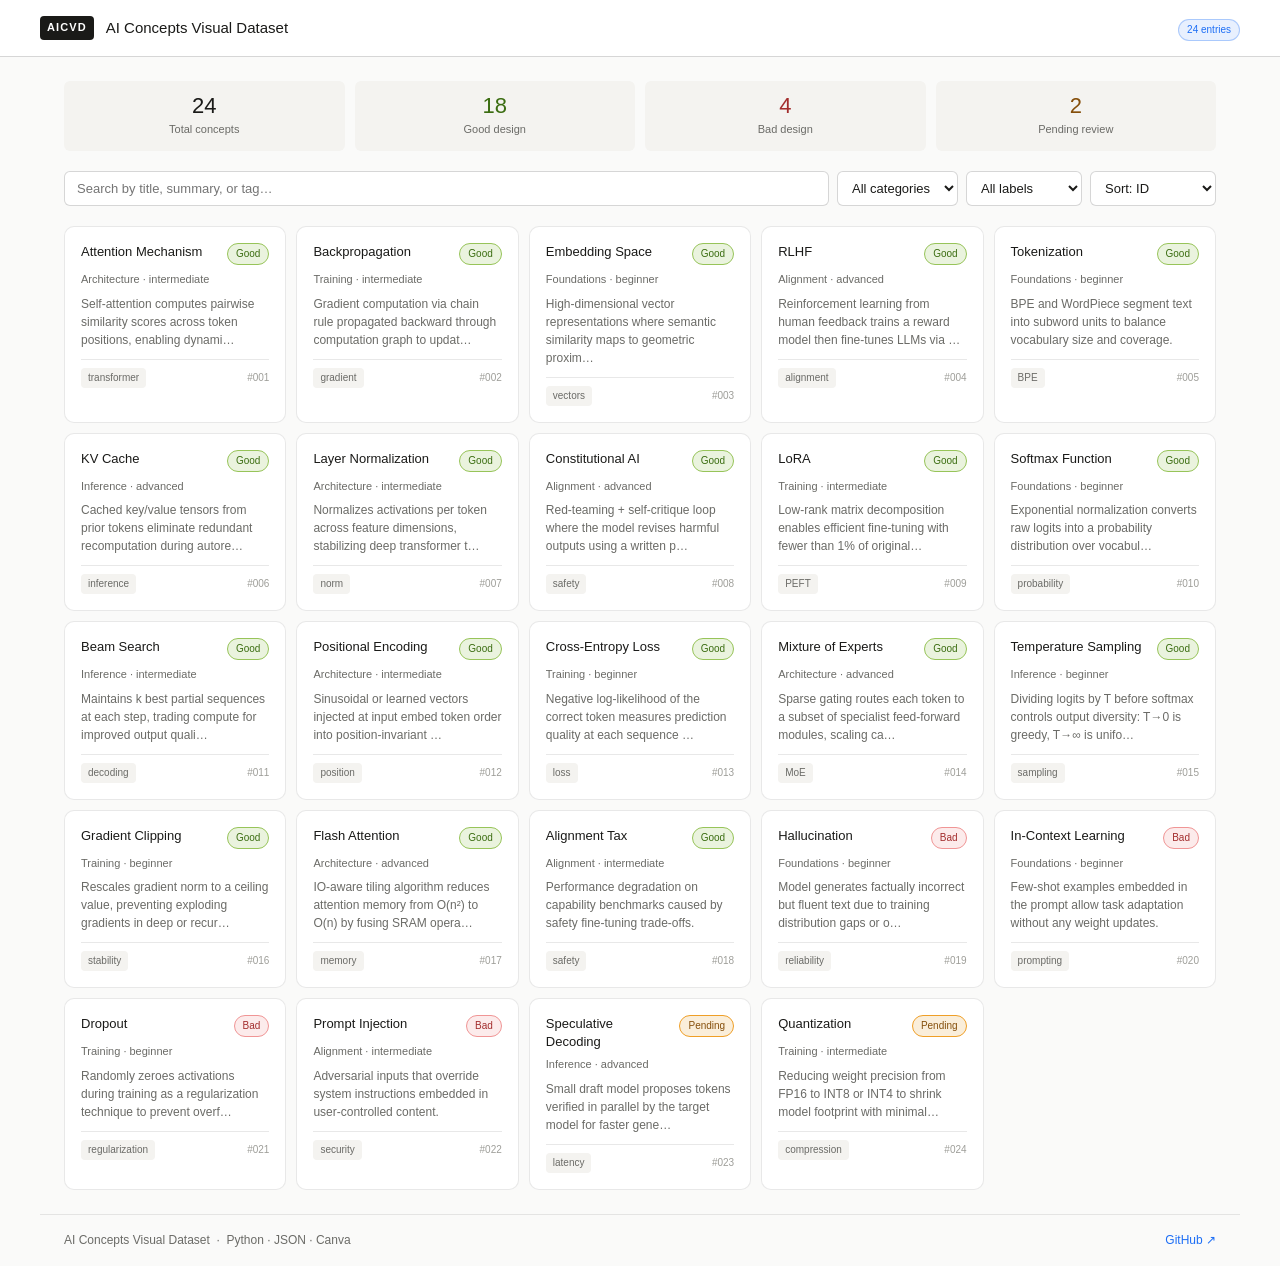
<file: frontend/index.html>
<!DOCTYPE html>
<html lang="en">
<head>
  <meta charset="UTF-8" />
  <meta name="viewport" content="width=device-width, initial-scale=1.0" />
  <title>AI Concepts Visual Dataset</title>
  <link rel="stylesheet" href="css/style.css" />
</head>
<body>
  <header class="header">
    <div class="header-inner">
      <div class="header-left">
        <span class="logo">AICVD</span>
        <h1>AI Concepts Visual Dataset</h1>
      </div>
      <div class="header-right">
        <span class="badge badge-info" id="count-badge">24 entries</span>
      </div>
    </div>
  </header>

  <main class="main">
    <section class="stats-row" id="stats-row"></section>

    <section class="toolbar">
      <input type="text" id="search" placeholder="Search by title, summary, or tag…" autocomplete="off" />
      <select id="cat-filter">
        <option value="">All categories</option>
        <option value="Foundations">Foundations</option>
        <option value="Architecture">Architecture</option>
        <option value="Training">Training</option>
        <option value="Alignment">Alignment</option>
        <option value="Inference">Inference</option>
      </select>
      <select id="label-filter">
        <option value="">All labels</option>
        <option value="good">Good design</option>
        <option value="bad">Bad design</option>
        <option value="pending">Pending</option>
      </select>
      <select id="sort-by">
        <option value="id">Sort: ID</option>
        <option value="title">Sort: Title A–Z</option>
        <option value="category">Sort: Category</option>
      </select>
    </section>

    <section class="grid" id="grid"></section>

    <aside class="detail-panel" id="detail-panel" aria-hidden="true">
      <div class="detail-inner" id="detail-inner"></div>
    </aside>
  </main>

  <footer class="footer">
    <span>AI Concepts Visual Dataset &nbsp;·&nbsp; Python · JSON · Canva</span>
    <a href="https://github.com" target="_blank" rel="noopener">GitHub ↗</a>
  </footer>

  <script src="js/data.js"></script>
  <script src="js/app.js"></script>
</body>
</html>
</file>
<file: frontend/css/style.css>
/* ---- Reset & Base ---- */
*, *::before, *::after { box-sizing: border-box; margin: 0; padding: 0; }

:root {
  --bg: #fafaf9;
  --surface: #ffffff;
  --surface2: #f4f3f0;
  --border: rgba(0,0,0,0.09);
  --border-md: rgba(0,0,0,0.16);
  --text: #1a1a18;
  --text-muted: #6b6b67;
  --text-hint: #9e9e99;
  --accent: #1d6ef5;
  --accent-soft: #e8f0fe;
  --good: #3b6d11;
  --good-bg: #eaf3de;
  --good-border: #97c459;
  --bad: #a32d2d;
  --bad-bg: #fcebeb;
  --bad-border: #f09595;
  --pending: #854f0b;
  --pending-bg: #faeeda;
  --pending-border: #ef9f27;
  --radius: 10px;
  --radius-sm: 6px;
  --shadow: 0 1px 4px rgba(0,0,0,0.06), 0 0 0 0.5px var(--border);
}

@media (prefers-color-scheme: dark) {
  :root {
    --bg: #111110;
    --surface: #1c1c1a;
    --surface2: #242422;
    --border: rgba(255,255,255,0.09);
    --border-md: rgba(255,255,255,0.16);
    --text: #f0efe8;
    --text-muted: #9a9a95;
    --text-hint: #666661;
    --accent-soft: #1a2d54;
    --shadow: 0 1px 4px rgba(0,0,0,0.3), 0 0 0 0.5px var(--border);
  }
}

html { font-size: 16px; }
body {
  font-family: -apple-system, 'SF Pro Text', 'Segoe UI', sans-serif;
  background: var(--bg);
  color: var(--text);
  line-height: 1.6;
  min-height: 100vh;
  display: flex;
  flex-direction: column;
}

/* ---- Header ---- */
.header {
  position: sticky;
  top: 0;
  z-index: 100;
  background: var(--surface);
  border-bottom: 0.5px solid var(--border-md);
  padding: 0 1.5rem;
}
.header-inner {
  max-width: 1200px;
  margin: 0 auto;
  display: flex;
  align-items: center;
  justify-content: space-between;
  height: 56px;
}
.header-left { display: flex; align-items: center; gap: 12px; }
.logo {
  font-size: 11px;
  font-weight: 600;
  letter-spacing: 0.1em;
  background: var(--text);
  color: var(--surface);
  padding: 3px 7px;
  border-radius: 4px;
}
.header h1 { font-size: 15px; font-weight: 500; }

/* ---- Main Layout ---- */
.main {
  flex: 1;
  max-width: 1200px;
  margin: 0 auto;
  width: 100%;
  padding: 1.5rem;
}

/* ---- Stats Row ---- */
.stats-row {
  display: grid;
  grid-template-columns: repeat(4, 1fr);
  gap: 10px;
  margin-bottom: 1.25rem;
}
.stat-card {
  background: var(--surface2);
  border-radius: var(--radius-sm);
  padding: 12px 16px;
  text-align: center;
}
.stat-n {
  font-size: 22px;
  font-weight: 500;
  display: block;
  line-height: 1.2;
}
.stat-l {
  font-size: 11px;
  color: var(--text-muted);
  margin-top: 2px;
  display: block;
}

/* ---- Toolbar ---- */
.toolbar {
  display: flex;
  gap: 8px;
  margin-bottom: 1.25rem;
  flex-wrap: wrap;
}
.toolbar input {
  flex: 1;
  min-width: 200px;
  padding: 8px 12px;
  font-size: 13px;
  border: 0.5px solid var(--border-md);
  border-radius: var(--radius-sm);
  background: var(--surface);
  color: var(--text);
  outline: none;
  transition: border-color .15s;
}
.toolbar input:focus { border-color: var(--accent); }
.toolbar select {
  padding: 8px 10px;
  font-size: 13px;
  border: 0.5px solid var(--border-md);
  border-radius: var(--radius-sm);
  background: var(--surface);
  color: var(--text);
  cursor: pointer;
  outline: none;
}

/* ---- Grid ---- */
.grid {
  display: grid;
  grid-template-columns: repeat(auto-fill, minmax(220px, 1fr));
  gap: 10px;
}

/* ---- Card ---- */
.card {
  background: var(--surface);
  border: 0.5px solid var(--border);
  border-radius: var(--radius);
  padding: 1rem;
  cursor: pointer;
  transition: border-color .15s, box-shadow .15s;
  position: relative;
}
.card:hover { border-color: var(--border-md); box-shadow: var(--shadow); }
.card.active { border: 1.5px solid var(--accent); }

.card-top { display: flex; justify-content: space-between; align-items: flex-start; gap: 8px; margin-bottom: 6px; }
.card-title { font-size: 13px; font-weight: 500; line-height: 1.35; }
.card-cat { font-size: 11px; color: var(--text-muted); margin-bottom: 6px; }
.card-summary { font-size: 12px; color: var(--text-muted); line-height: 1.5; }
.card-footer {
  margin-top: 10px;
  padding-top: 8px;
  border-top: 0.5px solid var(--border);
  display: flex;
  justify-content: space-between;
  align-items: center;
}
.card-tag {
  font-size: 10px;
  background: var(--surface2);
  color: var(--text-muted);
  padding: 2px 7px;
  border-radius: 4px;
}
.card-id { font-size: 10px; color: var(--text-hint); }

/* ---- Badges ---- */
.badge {
  display: inline-block;
  font-size: 10px;
  font-weight: 500;
  padding: 2px 8px;
  border-radius: 99px;
  white-space: nowrap;
  flex-shrink: 0;
}
.badge-good    { background: var(--good-bg);    color: var(--good);    border: 0.5px solid var(--good-border); }
.badge-bad     { background: var(--bad-bg);     color: var(--bad);     border: 0.5px solid var(--bad-border); }
.badge-pending { background: var(--pending-bg); color: var(--pending); border: 0.5px solid var(--pending-border); }
.badge-info    { background: var(--accent-soft); color: var(--accent); border: 0.5px solid rgba(29,110,245,0.3); }

/* ---- Detail Panel ---- */
.detail-panel {
  margin-top: 1rem;
  background: var(--surface);
  border: 0.5px solid var(--border-md);
  border-radius: var(--radius);
  overflow: hidden;
}
.detail-panel[aria-hidden="true"] { display: none; }
.detail-inner { padding: 1.5rem; }

.detail-header { display: flex; justify-content: space-between; align-items: flex-start; margin-bottom: 1rem; }
.detail-title { font-size: 18px; font-weight: 500; }
.detail-sub { font-size: 12px; color: var(--text-muted); margin-top: 2px; }

.detail-grid { display: grid; grid-template-columns: 130px 1fr; gap: 8px 16px; font-size: 13px; margin-bottom: 1rem; }
.detail-grid dt { color: var(--text-muted); padding-top: 1px; }
.detail-grid dd { color: var(--text); }

.visual-block {
  background: var(--surface2);
  border: 0.5px dashed var(--border-md);
  border-radius: var(--radius-sm);
  padding: 1rem;
  font-size: 12px;
  color: var(--text-muted);
  min-height: 80px;
  display: flex;
  align-items: center;
  justify-content: center;
  text-align: center;
  margin: 1rem 0;
  font-style: italic;
}

.label-row { display: flex; gap: 6px; flex-wrap: wrap; }
.lbtn {
  font-size: 11px;
  padding: 4px 12px;
  border-radius: 99px;
  border: 0.5px solid var(--border-md);
  background: var(--surface);
  color: var(--text-muted);
  cursor: pointer;
  transition: all .1s;
}
.lbtn:hover { border-color: var(--border-md); color: var(--text); }
.lbtn.active-good    { background: var(--good-bg);    color: var(--good);    border-color: var(--good-border); }
.lbtn.active-bad     { background: var(--bad-bg);     color: var(--bad);     border-color: var(--bad-border); }
.lbtn.active-pending { background: var(--pending-bg); color: var(--pending); border-color: var(--pending-border); }

.tags-list { display: flex; flex-wrap: wrap; gap: 5px; }
.tag {
  font-size: 11px;
  padding: 2px 8px;
  background: var(--surface2);
  border-radius: 4px;
  color: var(--text-muted);
  border: 0.5px solid var(--border);
}

.actions { display: flex; gap: 8px; flex-wrap: wrap; margin-top: 1.25rem; padding-top: 1rem; border-top: 0.5px solid var(--border); }
.btn {
  font-size: 12px;
  padding: 6px 14px;
  border-radius: var(--radius-sm);
  border: 0.5px solid var(--border-md);
  background: var(--surface);
  color: var(--text);
  cursor: pointer;
  transition: background .12s;
  text-decoration: none;
}
.btn:hover { background: var(--surface2); }
.btn-close { margin-left: auto; color: var(--text-muted); }

.related-list { display: flex; flex-wrap: wrap; gap: 5px; }
.related-chip {
  font-size: 11px;
  padding: 2px 8px;
  border-radius: 4px;
  background: var(--accent-soft);
  color: var(--accent);
  border: 0.5px solid rgba(29,110,245,0.2);
  cursor: pointer;
}
.related-chip:hover { opacity: 0.8; }

/* ---- Empty state ---- */
.empty {
  grid-column: 1/-1;
  text-align: center;
  padding: 3rem 1rem;
  color: var(--text-muted);
  font-size: 14px;
}

/* ---- Footer ---- */
.footer {
  border-top: 0.5px solid var(--border);
  padding: 1rem 1.5rem;
  display: flex;
  justify-content: space-between;
  align-items: center;
  font-size: 12px;
  color: var(--text-muted);
  max-width: 1200px;
  margin: 0 auto;
  width: 100%;
}
.footer a { color: var(--accent); text-decoration: none; }

/* ---- Responsive ---- */
@media (max-width: 700px) {
  .stats-row { grid-template-columns: repeat(2, 1fr); }
  .main { padding: 1rem; }
  .grid { grid-template-columns: 1fr 1fr; }
}
@media (max-width: 480px) {
  .grid { grid-template-columns: 1fr; }
  .detail-grid { grid-template-columns: 1fr; }
}
</file>
